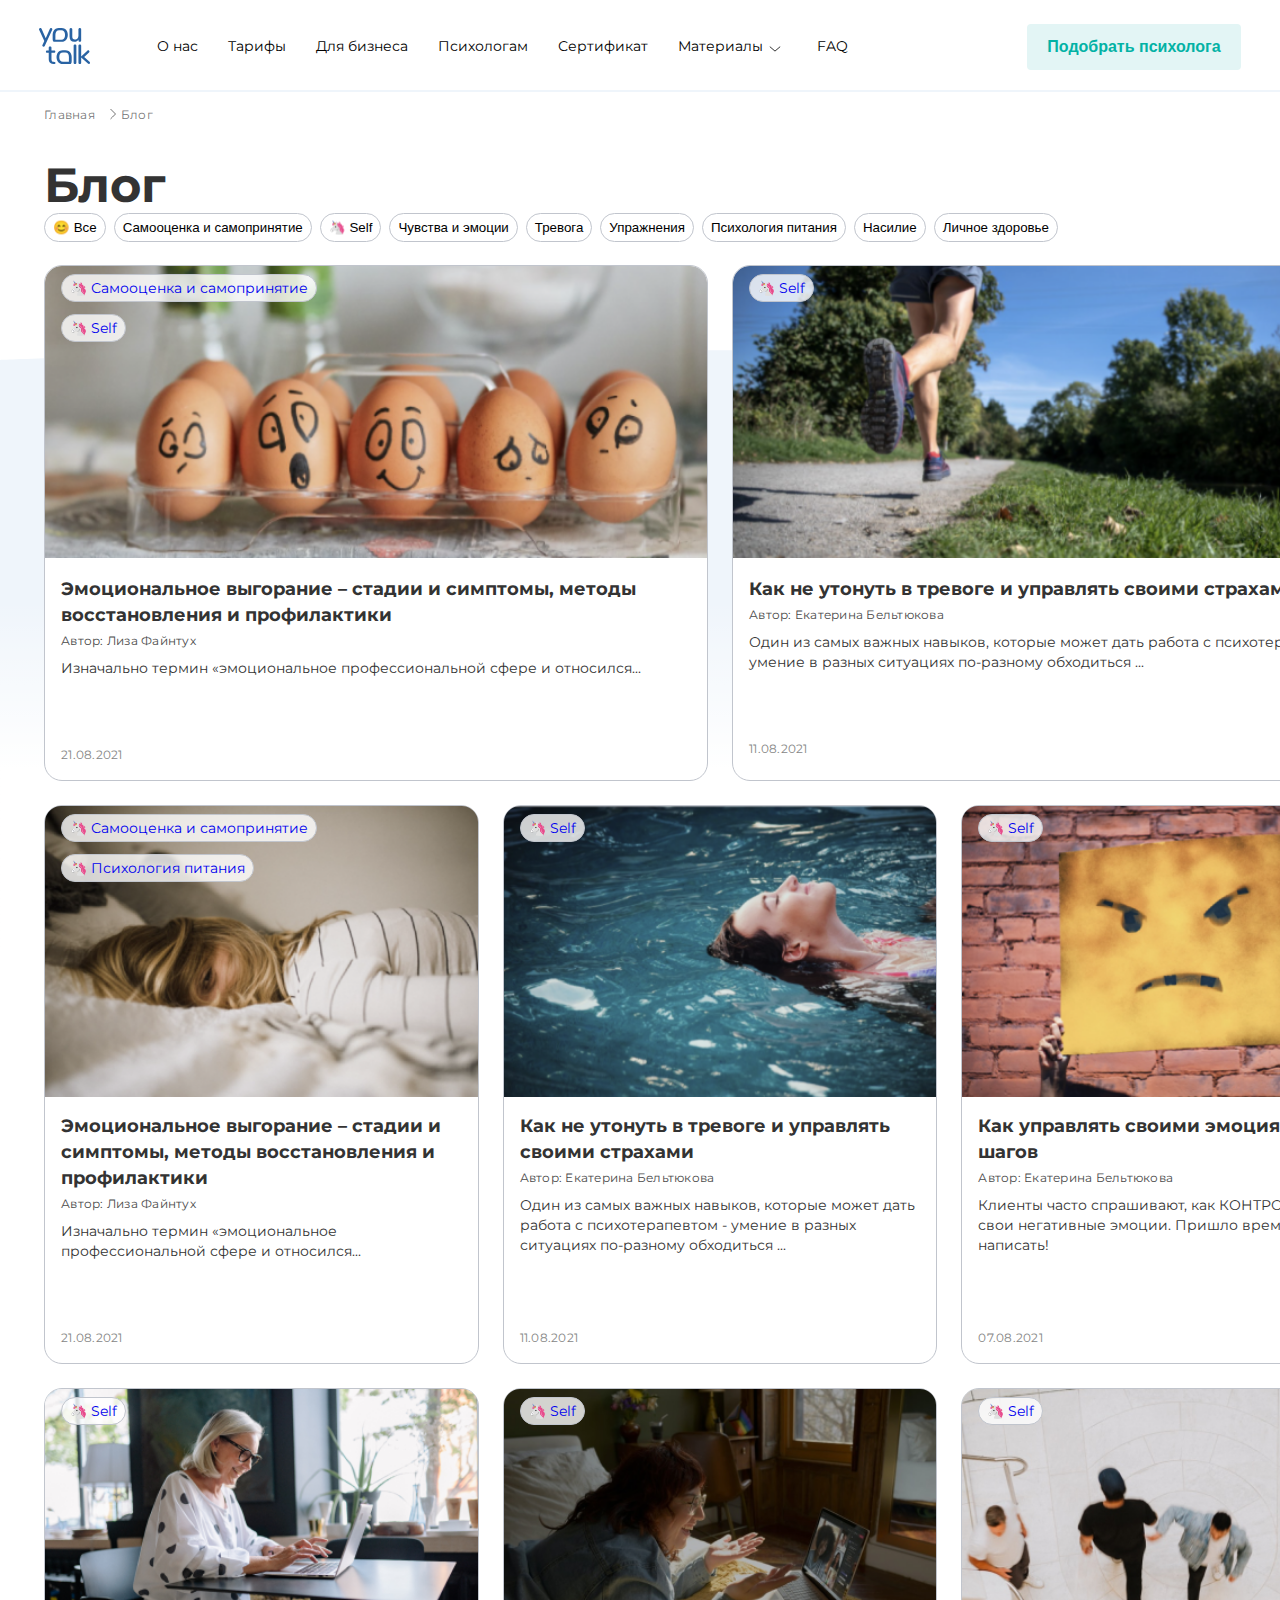
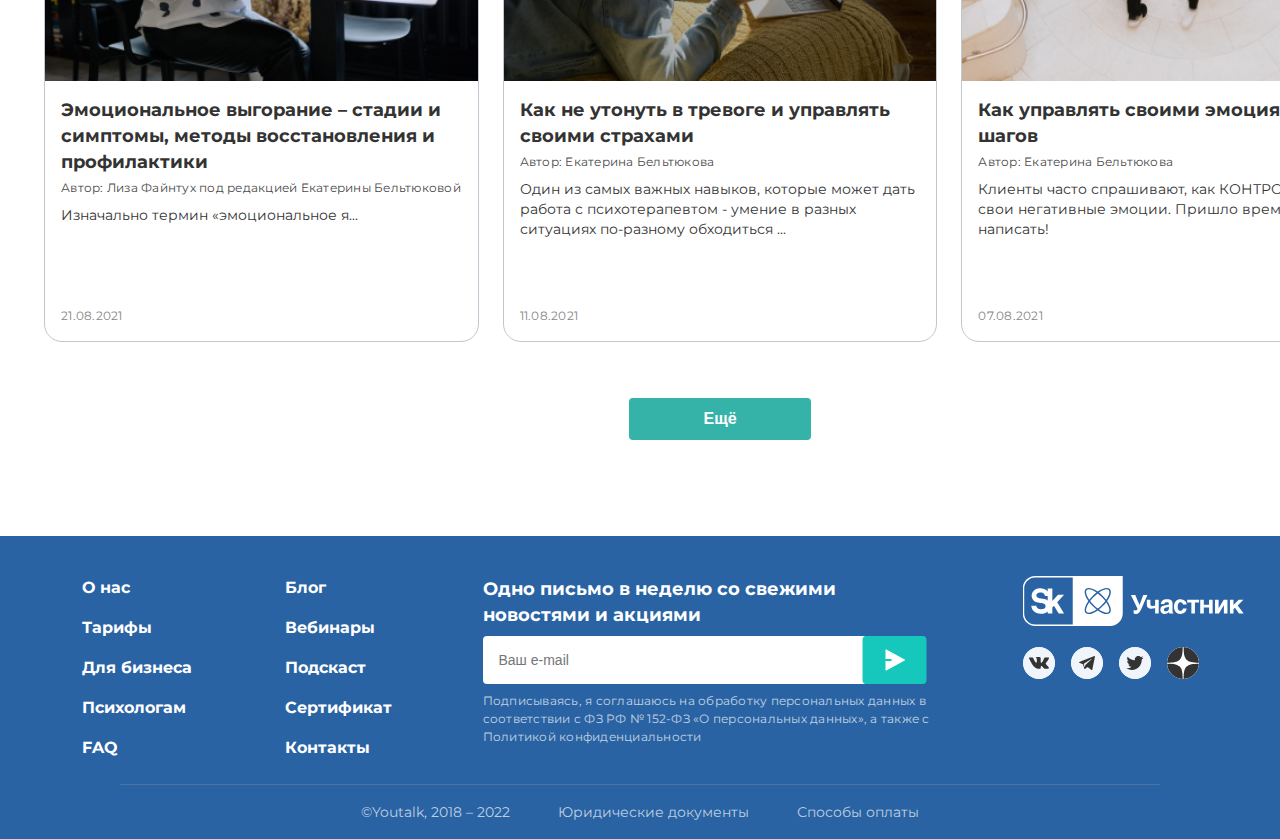
<file: index.html>
<!DOCTYPE html>
<html lang="ru">

<head>
  <meta charset="UTF-8" />
  <meta name="viewport" content="width=device-width, initial-scale=1.0" />
  <title>YouTalk - Блог</title>
  <link rel="stylesheet" href="./css/font.css" />
  <link rel="stylesheet" href="./css/reset.css" />
  <link rel="stylesheet" href="./css/style-blog.css" />
</head>

<body>
  <div class="container">
    <header class="header">
      <a href="#" class="header__logo"><img src="./icon/logo.svg" alt="Логотип" /></a>
      <img class="header__burger-menu" src="./icon/burger.svg" alt="Меню">
      <nav class="header__nav">
        <ul class="header__list">
          <li class="header__item">
            <a href="#" class="link header__link">О нас</a>
          </li>
          <li class="header__item">
            <a href="#" class="link header__link">Тарифы</a>
          </li>
          <li class="header__item">
            <a href="#" class="link header__link">Для бизнеса</a>
          </li>
          <li class="header__item">
            <a href="#" class="link header__link">Психологам</a>
          </li>
          <li class="header__item">
            <a href="#" class="link header__link">Сертификат</a>
          </li>
          <li class="flex header__item">
            <a href="#" class="link header__link">Материалы</a> <button class="header__btn-expand-text"><img
                src="./icon/expand text.svg" alt="Развенуть текст"></button>
          </li>
          <li class="header__item">
            <a href="#" class="link header__link">FAQ</a>
          </li>
        </ul>
      </nav>
      <button type="button" class="btn header__btn">
        Подобрать психолога
      </button>
    </header>
    <main class="main">
      <ul class="breadcrumb">
        <li class="breadcrumb__item">
          <a href="#" class="link breadcrumb__link">Главная</a>
        </li>
        <li class="breadcrumb__item">Блог</li>
      </ul>
      <div class="hero">
        <h1 class="hero__h1">Блог</h1>
        <div class="hero__btn">
          <button class="hero__btn-item" type="button">&#128522; Все</button>
          <button class="hero__btn-item" type="button">Самооценка и самопринятие</button>
          <button class="hero__btn-item" type="button">&#129412; Self</button>
          <button class="hero__btn-item" type="button">Чувства и эмоции</button>
          <button class="hero__btn-item" type="button">Тревога</button>
          <button class="hero__btn-item" type="button">Упражнения</button>
          <button class="hero__btn-item" type="button">Психология питания</button>
          <button class="hero__btn-item" type="button">Насилие</button>
          <button class="hero__btn-item" type="button">Личное здоровье</button>
        </div>

        <article class="hero__all-posts">

          <section class="hero__main-posts">
            <div class="hero__pointer hero__main-post-first">
              <a href="#" class="hero__link">
                <img class="hero__img" src="./img/hero-main-first.png" alt="Увлекательный пост о психологии">
                <div class="hero__text">
                  <h2 class="h2 hero__h2">Эмоциональное выгорание – стадии и симптомы, методы восстановления и
                    профилактики</h2>
                  <p class="hero__author">Автор: Лиза Файнтух</p>
                  <p class="hero__about-post hero__about-post_grow-zero">Изначально термин «эмоциональное
                    профессиональной сфере и относился...</p>
                  <p class="hero__date">
                    21.08.2021
                  </p>
                  <p class="hero__link-first-item">
                    &#129412; Самооценка и самопринятие
                  </p>
                  <p class="hero__link-second-item">
                    &#129412; Self
                  </p>
                </div>
              </a>
            </div>
            <div class="hero__pointer hero__main-post-second">
              <a href="#" class="hero__link">
                <img class="hero__img" src="./img/hero-mian-second.png" alt="Увлекательный пост о психологии">
                <div class="hero__text">
                  <h2 class="h2 hero__h2">Как не утонуть в тревоге и управлять своими страхами</h2>
                  <p class="hero__author">Автор: Екатерина Бельтюкова</p>
                  <p class="hero__about-post hero__about-post_grow-zero">Один из самых важных навыков, которые может
                    дать работа с психотерапевтом - умение в разных ситуациях по-разному обходиться ...</p>
                  <p class="hero__date">
                    11.08.2021
                  </p>
                  <p class="hero__link-first-item">
                    &#129412; Self
                  </p>
                </div>
              </a>
            </div>
          </section>

          <section class="hero__posts">
            <a href="#" class="hero__pointer hero__post-item">
              <img src="./img/hero-1.png" alt="Увлекательный пост о психологии" class="hero__img">
              <div class="hero__text">
                <h2 class="h2 hero__h2">Эмоциональное выгорание – стадии и симптомы, методы восстановления и
                  профилактики</h2>
                <p class="hero__author">Автор: Лиза Файнтух</p>
                <p class="hero__about-post">Изначально термин «эмоциональное профессиональной сфере и относился...</p>
                <p class="hero__date">21.08.2021</p>
                <p class="hero__link-first-item">
                  &#129412; Самооценка и самопринятие
                </p>
                <p class="hero__link-second-item">
                  &#129412; Психология питания
                </p>

              </div>
            </a>
            <a href="article.html" class="hero__pointer hero__post-item">
              <img src="./img/hero-2.png" alt="Увлекательный пост о психологии" class="hero__img">
              <div class="hero__text">
                <h2 class="h2 hero__h2">Как не утонуть в тревоге и управлять своими страхами</h2>
                <p class="hero__author">Автор: Екатерина Бельтюкова</p>
                <p class="hero__about-post">Один из самых важных навыков, которые может дать работа с психотерапевтом -
                  умение в разных ситуациях по-разному обходиться ...</p>
                <p class="hero__date">11.08.2021</p>
                <p class="hero__link-first-item">
                  &#129412; Self
                </p>

              </div>
            </a>
            <a href="#" class="hero__pointer hero__post-item">
              <img src="./img/hero-3.png" alt="Увлекательный пост о психологии" class="hero__img">
              <div class="hero__text">
                <h2 class="h2 hero__h2">Как управлять своими эмоциями:
                  8 шагов</h2>
                <p class="hero__author">Автор: Екатерина Бельтюкова</p>
                <p class="hero__about-post">Клиенты часто спрашивают, как КОНТРОЛИРОВАТЬ свои негативные эмоции. Пришло
                  время об этом написать!</p>
                <p class="hero__date">07.08.2021</p>
                <p class="hero__link-first-item">
                  &#129412; Self
                </p>

              </div>
            </a>
            <a href="#" class="hero__pointer hero__post-item">
              <img src="./img/hero-4.png" alt="Увлекательный пост о психологии" class="hero__img">
              <div class="hero__text">
                <h2 class="h2 hero__h2">Эмоциональное выгорание – стадии и симптомы, методы восстановления и
                  профилактики</h2>
                <p class="hero__author">Автор: Лиза Файнтух под редакцией Екатерины Бельтюковой</p>
                <p class="hero__about-post">Изначально термин «эмоциональное я...</p>
                <p class="hero__date">21.08.2021</p>
                <p class="hero__link-first-item">
                  &#129412; Self
                </p>

              </div>
            </a>
            <a href="#" class="hero__pointer hero__post-item">
              <img src="./img/hero-5.png" alt="Увлекательный пост о психологии" class="hero__img">
              <div class="hero__text">
                <h2 class="h2 hero__h2">Как не утонуть в тревоге и управлять своими страхами</h2>
                <p class="hero__author">Автор: Екатерина Бельтюкова</p>
                <p class="hero__about-post">Один из самых важных навыков, которые может дать работа с психотерапевтом -
                  умение в разных ситуациях по-разному обходиться ...</p>
                <p class="hero__date">11.08.2021</p>
                <p class="hero__link-first-item">
                  &#129412; Self
                </p>

              </div>
            </a>
            <a href="#" class="hero__pointer hero__post-item">
              <img src="./img/hero-6.png" alt="Увлекательный пост о психологии" class="hero__img">
              <div class="hero__text">
                <h2 class="h2 hero__h2">Как управлять своими эмоциями:
                  8 шагов</h2>
                <p class="hero__author">Автор: Екатерина Бельтюкова</p>
                <p class="hero__about-post">Клиенты часто спрашивают, как КОНТРОЛИРОВАТЬ свои негативные эмоции. Пришло
                  время об этом написать!</p>
                <p class="hero__date">07.08.2021</p>
                <p class="hero__link-first-item">
                  &#129412; Self
                </p>

              </div>
            </a>
          </section>
          <button type="button" class="btn hero__btn-more">Ещё</button>
        </article>
      </div>
    </main>

  </div>
  <div class="hero__bg-post">
    <img src="./icon/bg-post-item.svg" alt="Фоновая каритнка">
  </div>
  <footer class="footer">
    <div class="footer__container">
      <div class="footer__nav">
        <ul class="footer__list ">
          <li class="footer__item"><a href="#" class="footer__link">О нас</a></li>
          <li class="footer__item"><a href="#" class="footer__link">Тарифы</a></li>
          <li class="footer__item"><a href="#" class="footer__link">Для бизнеса</a></li>
          <li class="footer__item"><a href="#" class="footer__link">Психологам</a></li>
          <li class="footer__item"><a href="#" class="footer__link">FAQ</a></li>
        </ul>
        <ul class="footer__list ">
          <li class="footer__item"><a href="#" class="footer__link">Блог</a></li>
          <li class="footer__item"><a href="#" class="footer__link">Вебинары</a></li>
          <li class="footer__item"><a href="#" class="footer__link">Подскаст</a></li>
          <li class="footer__item"><a href="#" class="footer__link">Сертификат</a></li>
          <li class="footer__item"><a href="#" class="footer__link">Контакты</a></li>
        </ul>
      </div>

      <div class="footer__emailitem-2">
        <h2 class="h2 footer__h2">Одно письмо в неделю со свежими <br> новостями и акциями</h2>
        <div class="footer__send-email"><input type="text" class="footer__input-email" placeholder="Ваш e-mail"><button
            class=" pointer footer__btn-send" type="button">
            <img src="./icon/send-email.svg" alt="Кнопка">
          </button></div>
        <p class="footer__personal-data">Подписываясь, я соглашаюсь на обработку персональных данных в <br> соответствии
          с ФЗ РФ № 152-ФЗ «О персональных данных», а также с <br> Политикой конфиденциальности</p>
      </div>
      <div class="footer__social">
        <a href="#" class="skolkovo"><img src="./icon/skolkovo.svg" alt="Участник Сколково" class="skolkovo"></a>
        <a href="#" class="vkontakte"><img src="./icon/vk.svg" alt="ВК" class="footer__social-item "></a>
        <a href="#" class="telegram"><img src="./icon/telegram.svg" alt="Телеграм" class="footer__social-item"></a>
        <a href="#" class="twitter"><img src="./icon/twitter.svg" alt="Твиттер" class="footer__social-item"></a>
        <a href="#" class="yandex"><img src="./icon/yandex.svg" alt="Яндекс Дзен" class="footer__social-item "></a>
      </div>
    </div>
    <div class="footer__other">
      <p class="footer__copirate">©Youtalk, 2018 – 2022</p>
      <p class="pointer footer__documents">Юридические документы</p>
      <p class="pointer footer__pay">Способы оплаты</p>
    </div>
  </footer>
</body>

</html>
</file>
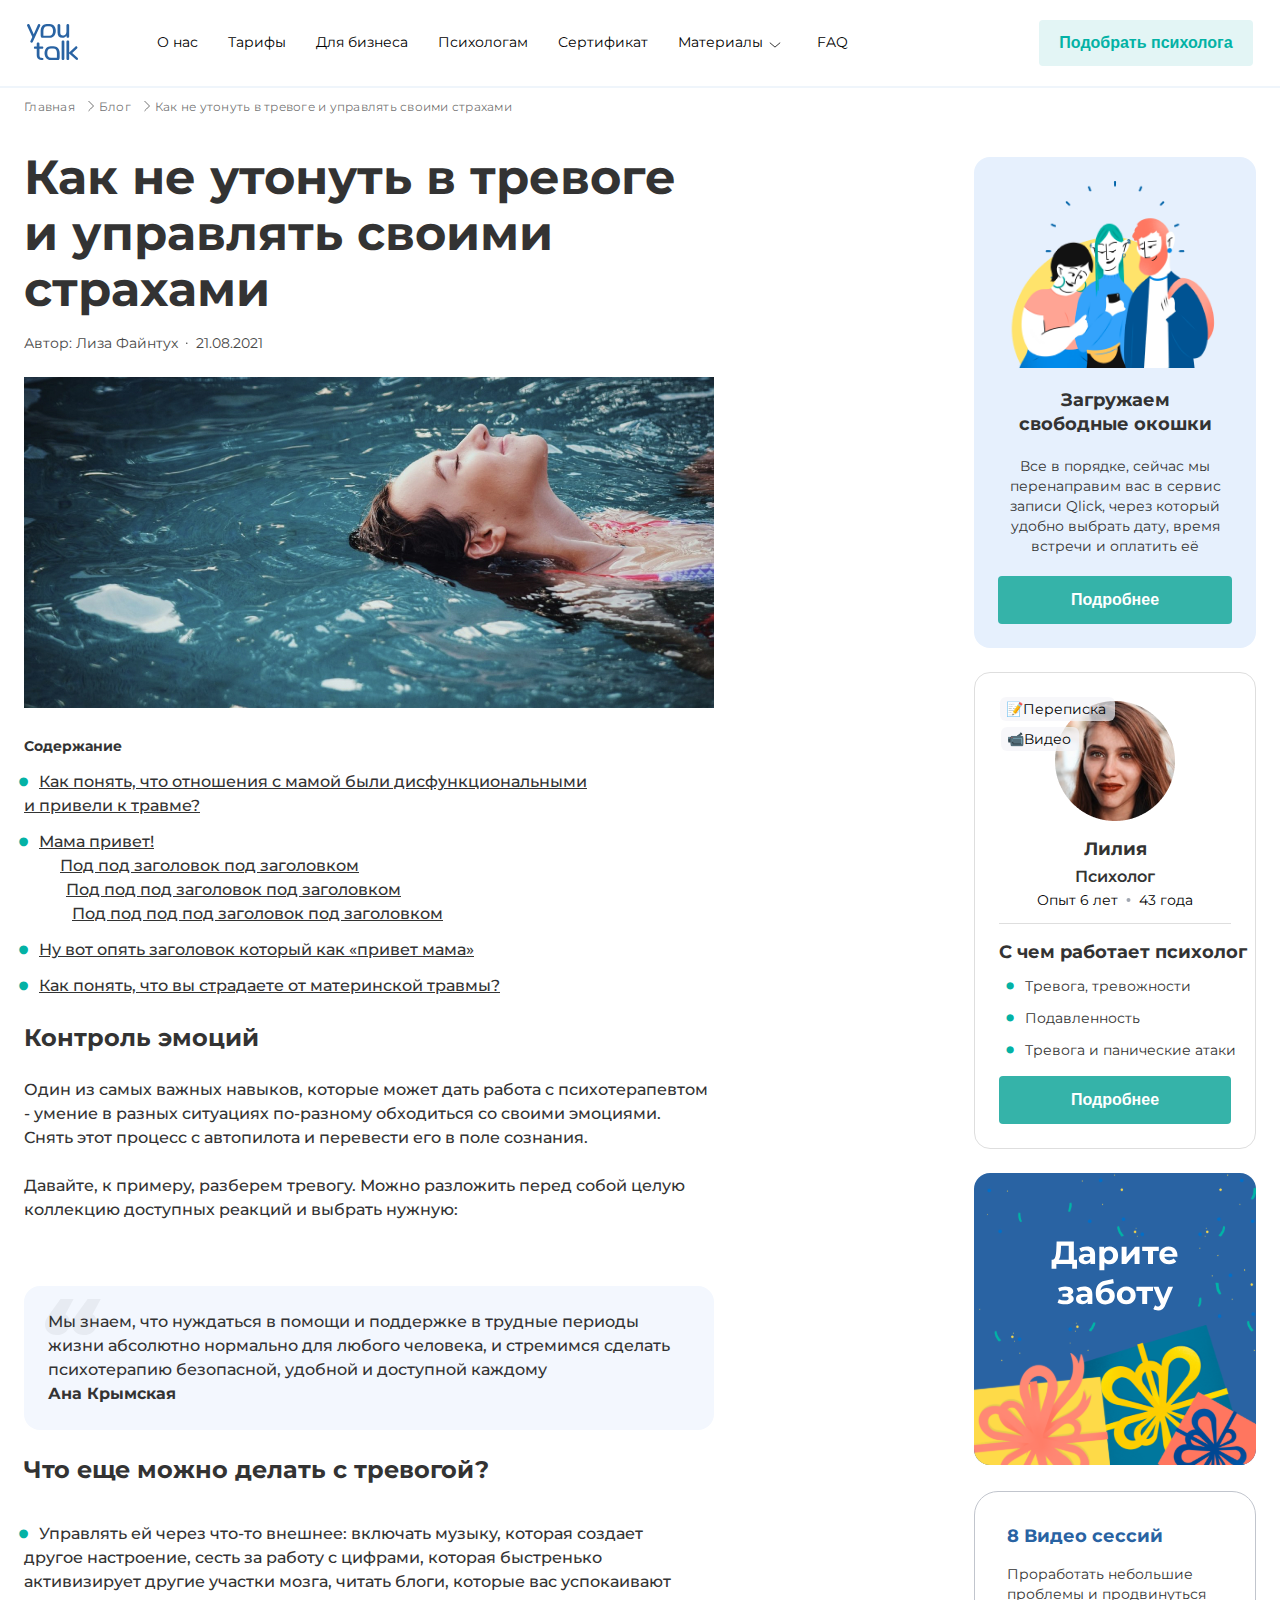
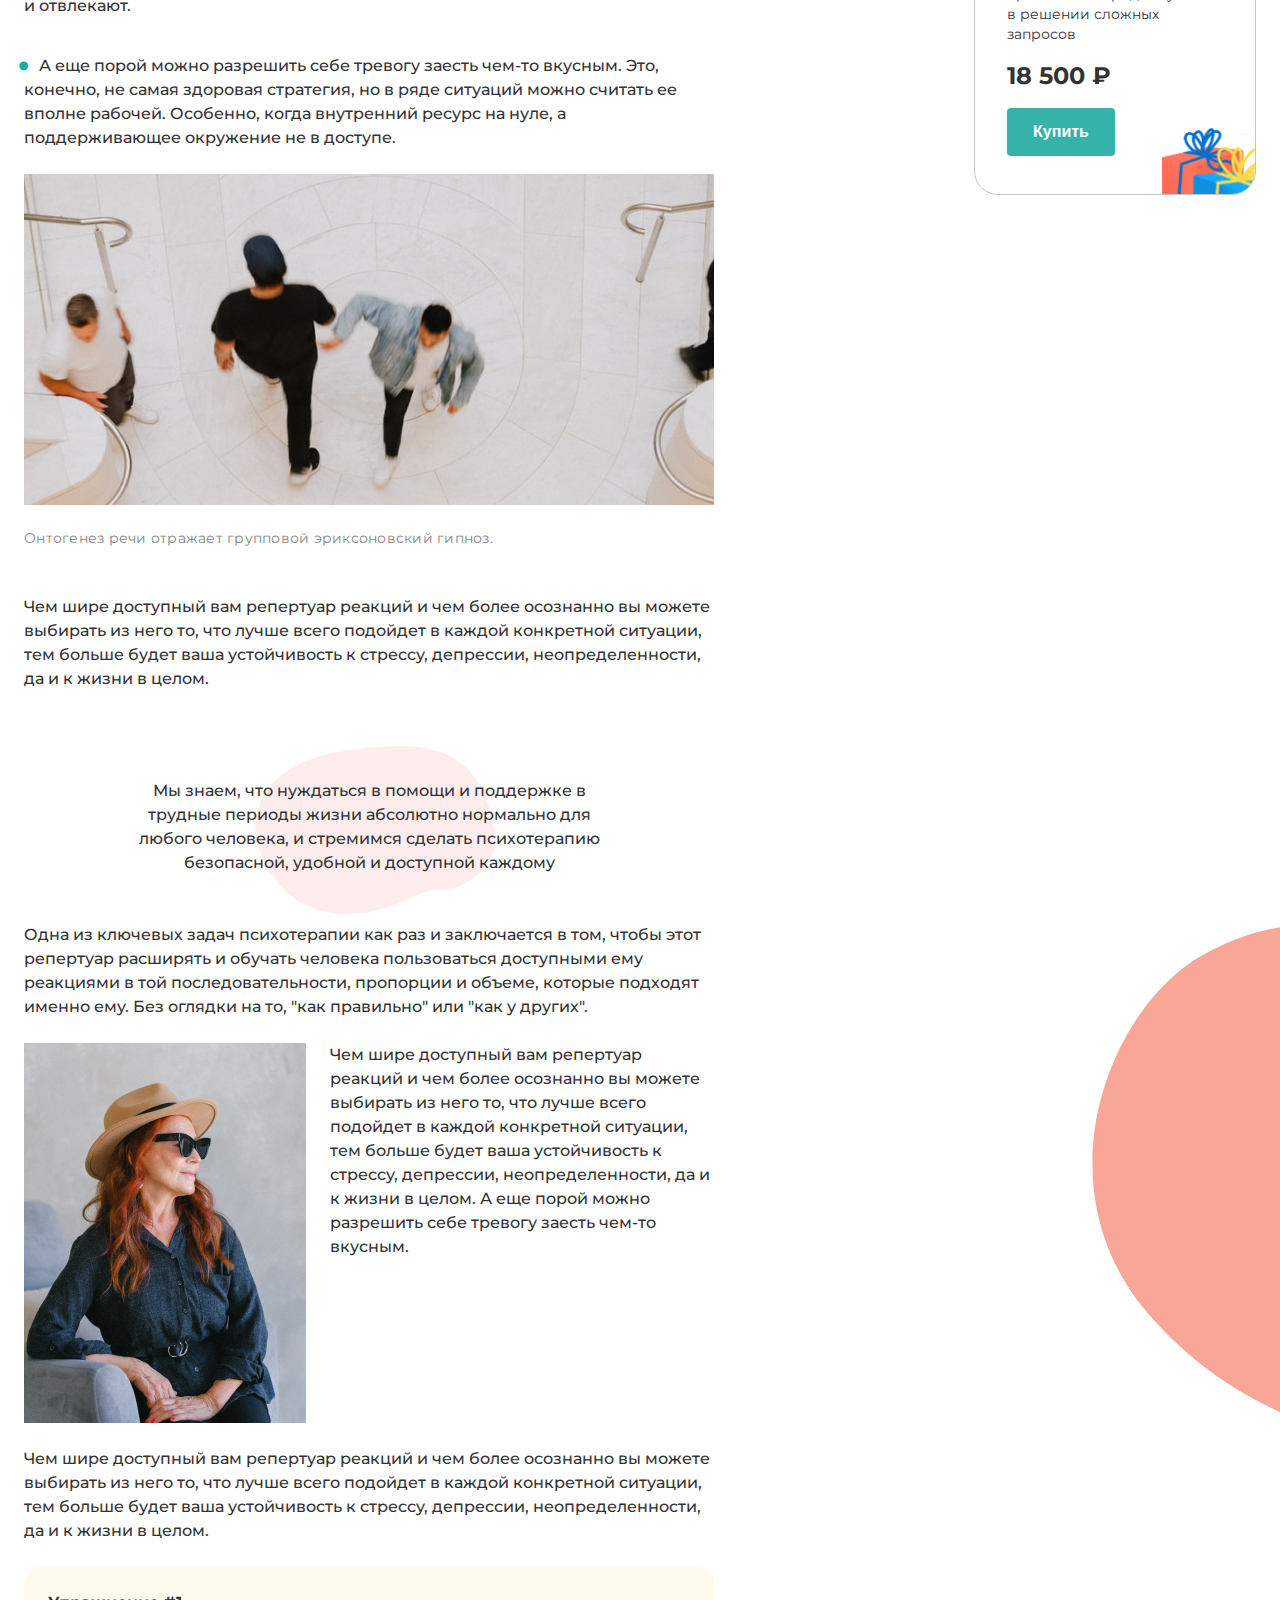
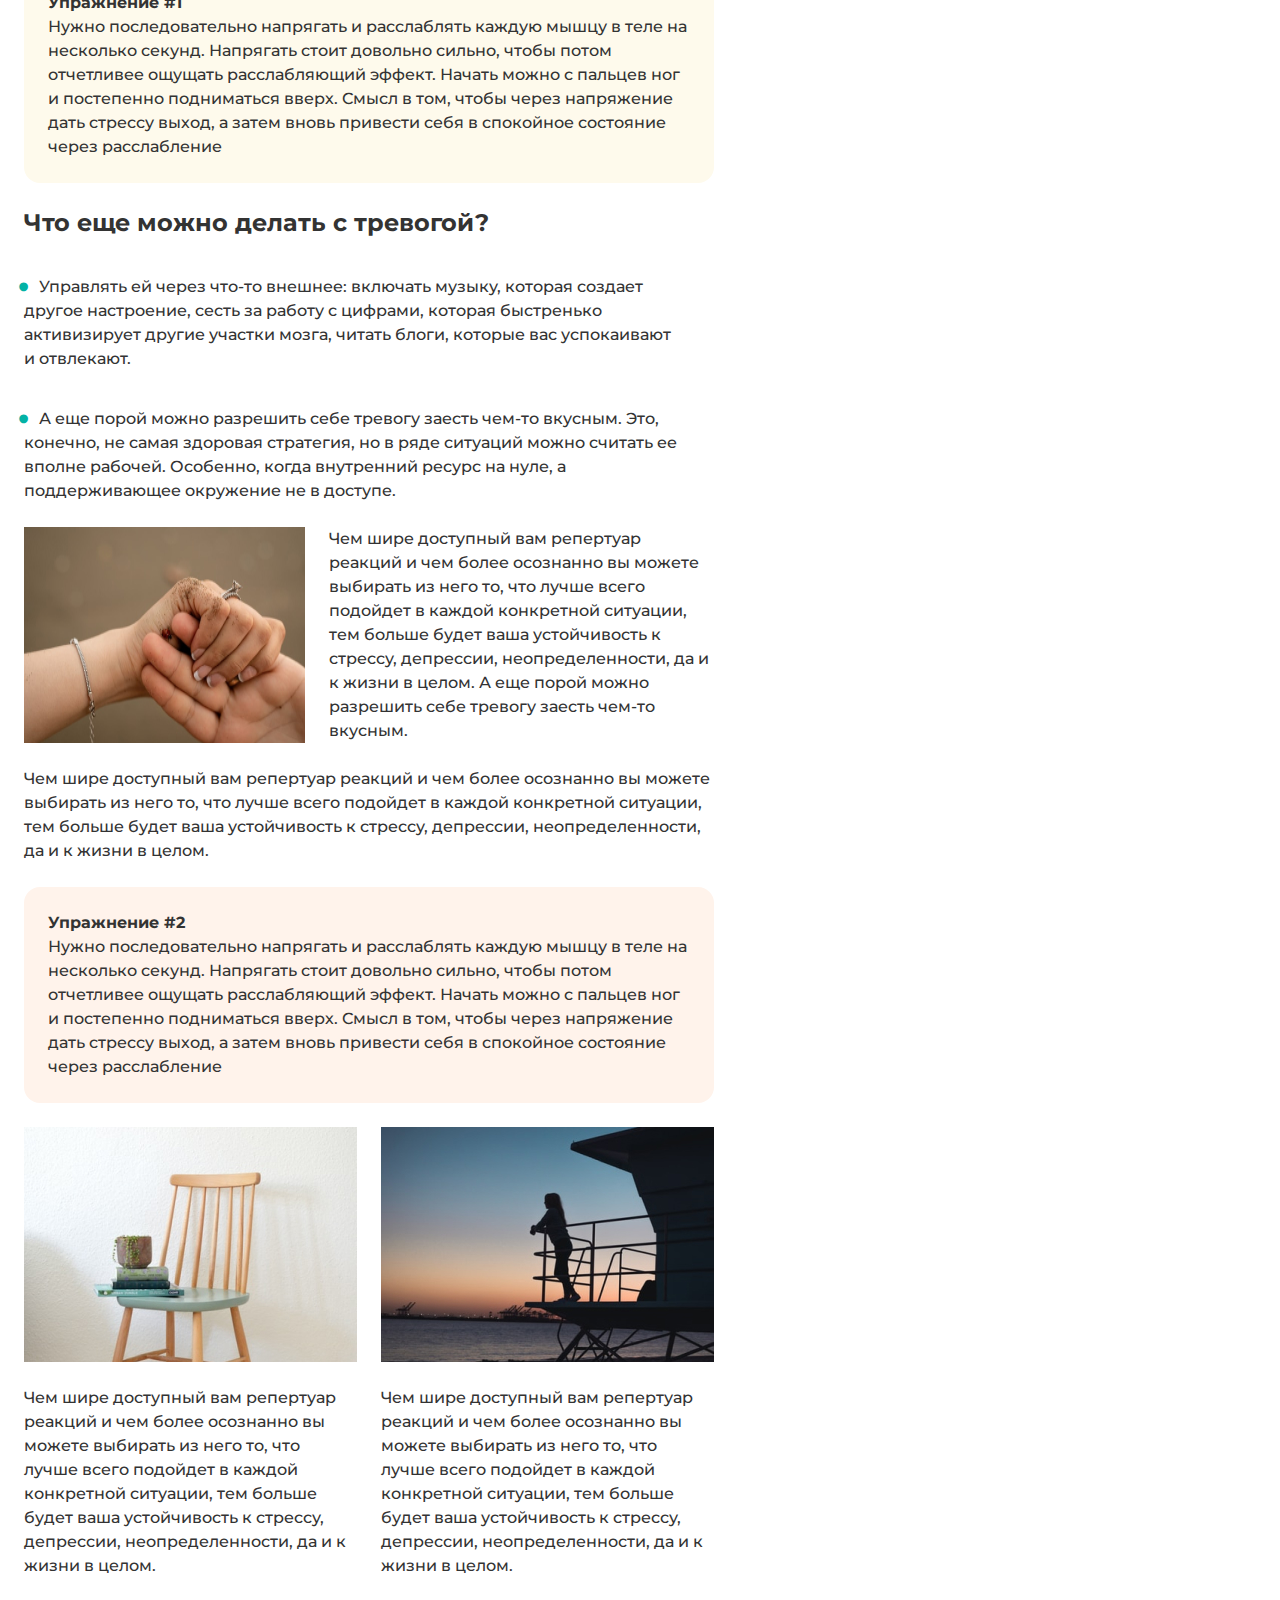
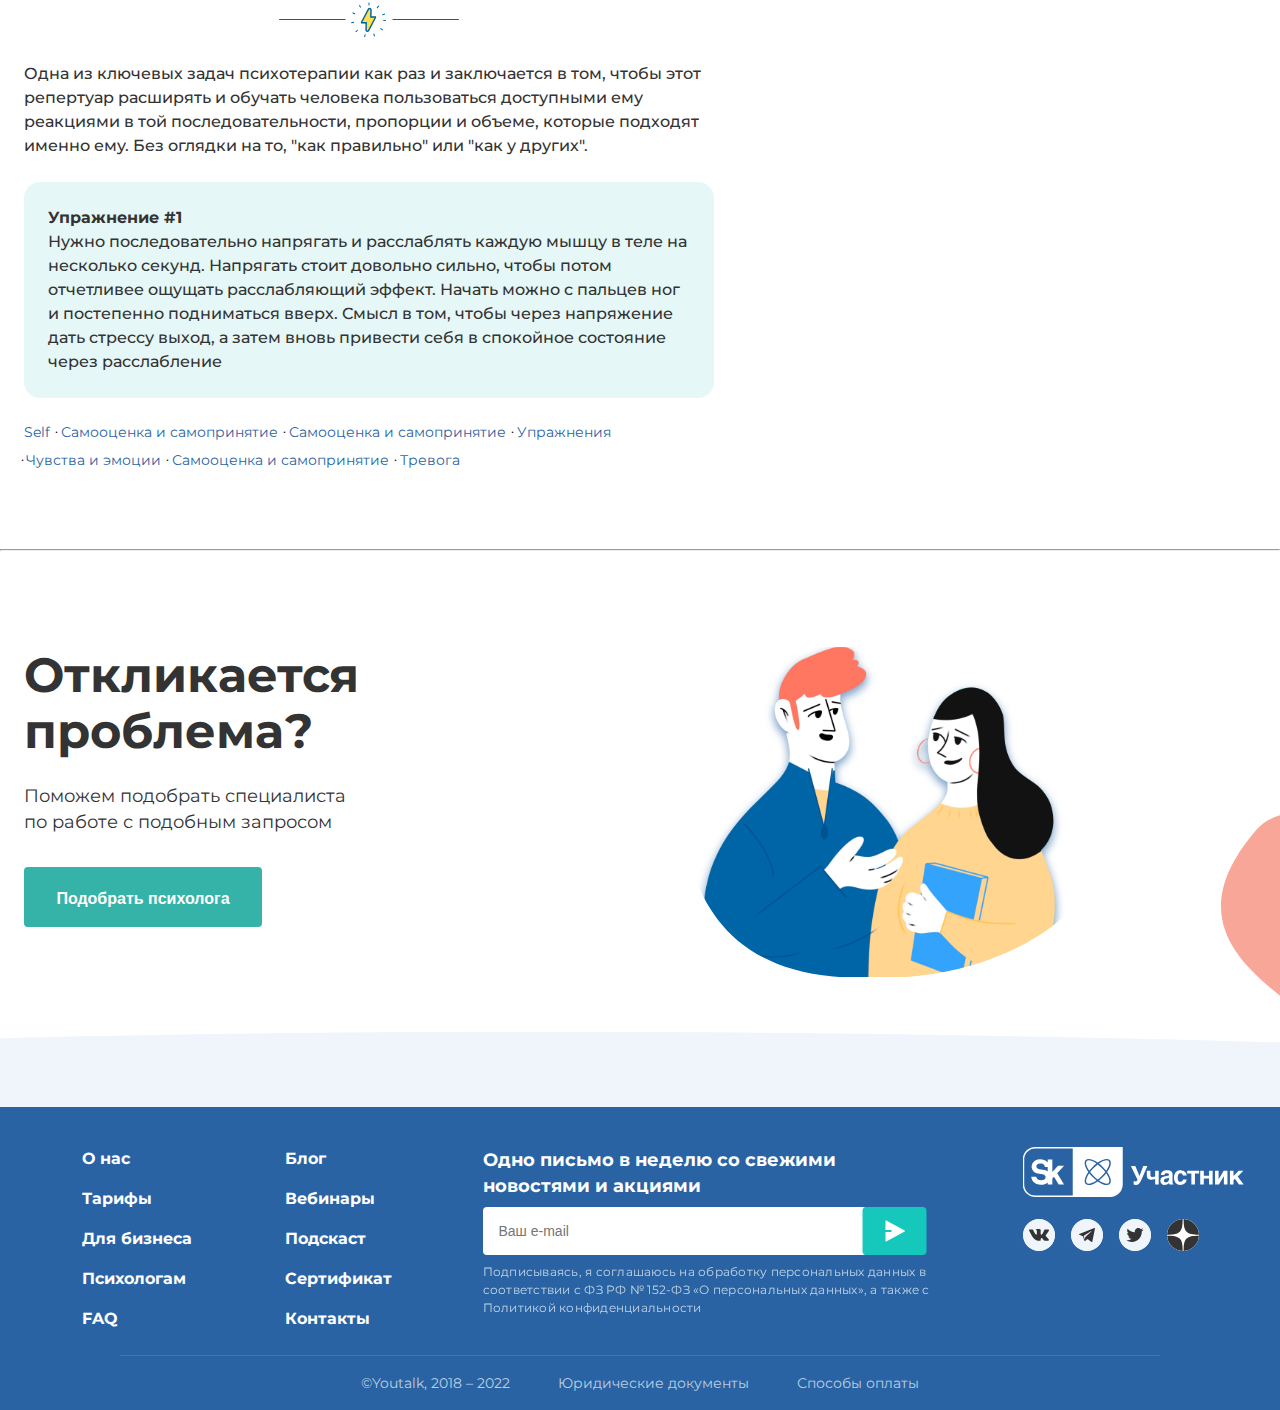
<file: article.html>
<!DOCTYPE html>
<html lang="ru">

<head>
  <meta charset="UTF-8" />
  <meta name="viewport" content="width=device-width, initial-scale=1.0" />
  <title>YouTalk - Статья</title>
  <link rel="stylesheet" href="./css/font.css" />
  <link rel="stylesheet" href="./css/reset.css" />
  <link rel="stylesheet" href="./css/style-article.css" />
</head>

<body>
  <div class="container">
    <header class="header">
      <a href="index.html" class="header__logo">
        <img src="./icon/logo.svg" alt="Логотип" />
      </a>
      <img class="header__burger-menu" src="./icon/burger.svg" alt="Меню">
      <nav class="header__nav">
        <ul class="header__list">
          <li class="header__item">
            <a href="#" class="link header__link">О нас</a>
          </li>
          <li class="header__item">
            <a href="#" class="link header__link">Тарифы</a>
          </li>
          <li class="header__item">
            <a href="#" class="link header__link">Для бизнеса</a>
          </li>
          <li class="header__item">
            <a href="#" class="link header__link">Психологам</a>
          </li>
          <li class="header__item">
            <a href="#" class="link header__link">Сертификат</a>
          </li>
          <li class="flex header__item">
            <a href="#" class="link header__link">Материалы</a> <button class="header__btn-expand-text"><img
                src="./icon/expand text.svg" alt="Развенуть текст"></button>
          </li>
          <li class="header__item">
            <a href="#" class="link header__link">FAQ</a>
          </li>
        </ul>
      </nav>
      <button type="button" class="btn header__btn">
        Подобрать психолога
      </button>
    </header>
    <main class="main">
      <div class="main__container">
        <div class="hero">
          <ul class="hero__breadcrumb">
            <li class="hero__breadcrumb-item">
              <a href="index.html" class="link hero__breadcrumb-link">Главная</a>
            </li>
            <li class="hero__breadcrumb-item">Блог</li>
            <li class="hero__breadcrumb-item">Как не утонуть в тревоге и управлять своими страхами</li>
          </ul>
          <h1 class="hero__h1">Как не утонуть в тревоге <br> и управлять своими <br> страхами</h1>
          <div class="hero__author-date">
            <p class="hero__author">Автор: Лиза Файнтух</p>
            <img src="./icon/dot.svg" alt=".">
            <p class="hero__date">
              21.08.2021
            </p>
          </div>
          <img class="hero__img hero__img-main" src="./img/hero-1-article.jpg" alt="Увлекательная картинка">
          <div class="hero__about-article">
            <ul class="hero__list">
              <h4 class="hero__h4">Содержание</h4>
              <li class="hero__item"><a href="#" class="hero__link hero__link_about-article hero__dot">Как понять, что
                  отношения с мамой были
                  дисфункциональными <br> и привели к травме?</a></li>
              <li class="hero__item"><a href="#" class="hero__link hero__link_about-article hero__dot">Мама привет!</a>
              </li>
              <ul class="hero__item-subheading">
                <li class="hero__item"><a href="#" class="hero__link hero__link_about-article">Под под заголовок под
                    заголовком</a></li>
                <li class="hero__item"><a href="#" class="hero__link hero__link_about-article">Под под под заголовок под
                    заголовком</a></li>
                <li class="hero__item"><a href="#" class="hero__link hero__link_about-article">Под под под под заголовок
                    под заголовком</a></li>
              </ul>
              <li class="hero__item"><a href="#" class="hero__link hero__link_about-article hero__dot">Ну вот опять
                  заголовок который как «привет
                  мама»</a></li>
              <li class="hero__item"><a href="#" class="hero__link hero__link_about-article hero__dot">Как понять, что
                  вы страдаете от
                  материнской травмы?</a></li>
            </ul>
          </div>
          <section class="hero__section">
            <h3 class="hero__h2">Контроль эмоций</h3>
            <p class="hero__text">Один из самых важных навыков, которые может дать работа с психотерапевтом <br> -
              умение в разных ситуациях по-разному обходиться со своими эмоциями. <br> Снять этот процесс с автопилота и
              перевести его в поле сознания.</p>
            <p class="hero__text">Давайте, к примеру, разберем тревогу. Можно разложить перед собой целую <br> коллекцию
              доступных реакций и выбрать нужную:</p>
            <div class="hero__author-quote hero__author-quote_background">
              <img src="./icon/quote.svg" alt="Кавычки" class="hero__quotes">
              <p class="hero__text">Мы знаем, что нуждаться в помощи и поддержке в трудные периоды жизни абсолютно
                нормально для любого человека, и стремимся сделать психотерапию безопасной, удобной и доступной каждому
              </p>
              <p class="hero__text hero__text_bold">Ана Крымская</p>
            </div>
          </section>
          <section class="hero__section">
            <h3 class="hero__h2">Что еще можно делать с тревогой?</h3>
            <p class="hero__text hero__dot">Управлять ей через что-то внешнее: включать музыку, которая создает <br>
              другое настроение, сесть за работу с цифрами, которая быстренько <br> активизирует другие участки мозга,
              читать блоги, которые вас успокаивают <br> и отвлекают.</p>
            <p class="hero__text hero__dot">А еще порой можно разрешить себе тревогу заесть чем-то вкусным. Это, <br>
              конечно, не самая здоровая стратегия, но в ряде ситуаций можно считать ее <br> вполне рабочей. Особенно,
              когда внутренний ресурс на нуле, а <br> поддерживающее окружение не в доступе.</p>
            <img class="hero__img" src="./img/hero-2-article.jpg"
              alt="Онтогенез речи отражает групповой эриксоновский гипноз.">
            <p class="hero__sub-text">Онтогенез речи отражает групповой эриксоновский гипноз. </p>
            <p class="hero__text">Чем шире доступный вам репертуар реакций и чем более осознанно вы можете <br> выбирать
              из него то, что лучше всего подойдет в каждой конкретной ситуации, <br> тем больше будет ваша устойчивость
              к стрессу, депрессии, неопределенности, <br> да и к жизни в целом.</p>
            <div class="hero__author-quote">
              <img src="./icon/decoration-quote.svg" alt="Декорация" class="hero__quotes hero__quotes-decoration">
              <p class="hero__text hero__text_center">Мы знаем, что нуждаться в помощи и поддержке в <br>трудные периоды
                жизни абсолютно нормально для <br>любого человека, и стремимся сделать психотерапию <br>безопасной,
                удобной и доступной каждому</p>
            </div>
            <p class="hero__text">Одна из ключевых задач психотерапии как раз и заключается в том, чтобы этот репертуар
              расширять и обучать человека пользоваться доступными ему реакциями в той последовательности, пропорции и
              объеме, которые подходят именно ему. Без оглядки на то, "как правильно" или "как у других".</p>
            <div class="hero__blog">
              <img src="./img/hero-blog.jpg" alt="Прекрасное фото" class="hero__blog-img">
              <p class="hero__text">Чем шире доступный вам репертуар реакций и чем более осознанно вы можете выбирать из
                него то, что лучше всего подойдет в каждой конкретной ситуации, тем больше будет ваша устойчивость к
                стрессу, депрессии, неопределенности, да и к жизни в целом.
                А еще порой можно разрешить себе тревогу заесть чем-то вкусным. </p>
            </div>
            <p class="hero__text">Чем шире доступный вам репертуар реакций и чем более осознанно вы можете выбирать из
              него то, что лучше всего подойдет в каждой конкретной ситуации, тем больше будет ваша устойчивость к
              стрессу, депрессии, неопределенности, да и к жизни в целом.</p>
            <div class="hero__exercise">
              <p class="hero__text hero__text_bold">Упражнение #1</p>
              <p class="hero__text">Нужно последовательно напрягать и расслаблять каждую мышцу в теле на несколько
                секунд. Напрягать стоит довольно сильно, чтобы потом отчетливее ощущать расслабляющий эффект. Начать
                можно с пальцев ног и постепенно подниматься вверх. Смысл в том, чтобы через напряжение дать стрессу
                выход, а затем вновь привести себя в спокойное состояние через расслабление</p>
            </div>
          </section>
          <section class="hero__section">
            <h3 class="hero__h2">Что еще можно делать с тревогой?</h3>
            <p class="hero__text hero__dot">Управлять ей через что-то внешнее: включать музыку, которая создает <br>
              другое настроение, сесть за работу с цифрами, которая быстренько <br> активизирует другие участки мозга,
              читать блоги, которые вас успокаивают <br> и отвлекают.</p>
            <p class="hero__text hero__dot">А еще порой можно разрешить себе тревогу заесть чем-то вкусным. Это, <br>
              конечно, не самая здоровая стратегия, но в ряде ситуаций можно считать ее <br> вполне рабочей. Особенно,
              когда внутренний ресурс на нуле, а <br> поддерживающее окружение не в доступе.</p>

            <div class="hero__blog">
              <img src="./img/hero-blog2.jpg" alt="Прекрасное фото" class="hero__blog-img">
              <p class="hero__text">Чем шире доступный вам репертуар реакций и чем более осознанно вы можете выбирать из
                него то, что лучше всего подойдет в каждой конкретной ситуации, тем больше будет ваша устойчивость к
                стрессу, депрессии, неопределенности, да и к жизни в целом.
                А еще порой можно разрешить себе тревогу заесть чем-то вкусным. </p>
            </div>
            <p class="hero__text">Чем шире доступный вам репертуар реакций и чем более осознанно вы можете выбирать из
              него то, что лучше всего подойдет в каждой конкретной ситуации, тем больше будет ваша устойчивость к
              стрессу, депрессии, неопределенности, да и к жизни в целом.</p>
            <div class="hero__exercise hero__exercise_background-orange-white">
              <p class="hero__text hero__text_bold">Упражнение #2</p>
              <p class="hero__text">Нужно последовательно напрягать и расслаблять каждую мышцу в теле на несколько
                секунд. Напрягать стоит довольно сильно, чтобы потом отчетливее ощущать расслабляющий эффект. Начать
                можно с пальцев ног и постепенно подниматься вверх. Смысл в том, чтобы через напряжение дать стрессу
                выход, а затем вновь привести себя в спокойное состояние через расслабление</p>
            </div>
            <div class="hero__blog">
              <div class="hero__blog hero__blog_column">
                <img src="./img/hero-blog-3.jpg" alt="Фото со смыслом" class="hero__img hero__img_w-333">
                <p class="hero__text hero__text_margin">Чем шире доступный вам репертуар реакций и чем более осознанно
                  вы можете выбирать из него то, что лучше всего подойдет в каждой конкретной ситуации, тем больше будет
                  ваша устойчивость к стрессу, депрессии, неопределенности, да и к жизни в целом.</p>
              </div>
              <div class="hero__blog hero__blog_column">
                <img src="./img/hero-blog-4.jpg" alt="Фото со смыслом" class="hero__img hero__img_w-333">
                <p class="hero__text hero__text_margin">Чем шире доступный вам репертуар реакций и чем более осознанно
                  вы можете выбирать из него то, что лучше всего подойдет в каждой конкретной ситуации, тем больше будет
                  ваша устойчивость к стрессу, депрессии, неопределенности, да и к жизни в целом.</p>
              </div>
            </div>
            <img src="./img/Group.svg" alt="Завершение абзаца" class="hero__paragraph-break">
          </section>
          <section class="hero__section">
            <p class="hero__text">Одна из ключевых задач психотерапии как раз и заключается в том, чтобы этот репертуар
              расширять и обучать человека пользоваться доступными ему реакциями в той последовательности, пропорции и
              объеме, которые подходят именно ему. Без оглядки на то, "как правильно" или "как у других".</p>
            <div class="hero__exercise hero__exercise_background-mint-green">
              <p class="hero__text hero__text_bold">Упражнение #1</p>
              <p class="hero__text">Нужно последовательно напрягать и расслаблять каждую мышцу в теле на несколько
                секунд. Напрягать стоит довольно сильно, чтобы потом отчетливее ощущать расслабляющий эффект. Начать
                можно с пальцев ног и постепенно подниматься вверх. Смысл в том, чтобы через напряжение дать стрессу
                выход, а затем вновь привести себя в спокойное состояние через расслабление</p>
            </div>
          </section>
          <ul class="hero__list hero__list_flex hero__list_margin">
            <li class="hero__item"><a class="hero__link" href="#">Self</a></li>
            <li class="hero__item"><a class="hero__link" href="#">Самооценка и самопринятие</a></li>
            <li class="hero__item"><a class="hero__link" href="#">Самооценка и самопринятие</a></li>
            <li class="hero__item"><a class="hero__link" href="#">Упражнения</a></li>
            <li class="hero__item"><a class="hero__link" href="#">Чувства и эмоции</a></li>
            <li class="hero__item"><a class="hero__link" href="#">Самооценка и самопринятие</a></li>
            <li class="hero__item"><a class="hero__link" href="#">Тревога</a></li>
          </ul>
        </div>
        <aside class="main__aside">
          <div class="main__card_width main__card">
            <img src="./img/main-card.png" alt="Увлекательная картинка" class="main__card-img">
            <h3 class="main__h3">Загружаем <br>свободные окошки</h3>
            <p class="main__text">Все в порядке, сейчас мы перенаправим вас в сервис записи Qlick, через который удобно
              выбрать дату, время встречи и оплатить её</p>
            <button class="btn main__btn">Подробнее</button>
          </div>
          <div class="main__card_width main__card-2">
            <div class="main__container-block">
              <div class="main__container-text-message-psychologist">
                <p class="main__text-message-psychologist   main__container-text-message-psychologist_first">
                  📝️️Переписка</p>
                <p class="main__text-message-psychologist main__container-text-message-psychologist_second">📹️️Видео
                </p>
              </div>
              <img src="./img/mian-card-2.png" alt="Увлекательная картинка"
                class="main__card-img main__card-img-portret">
              <h3 class="main__h3">Лилия</h3>
              <h4 class="main__h4">Психолог</h4>
              <div class="main__container-aside-card">
                <p class="main__sub-text">Опыт 6 лет</p>
                <p class="main__sub-text">43 года</p>
              </div>
            </div>
            <h3 class="main__h3 main__h3_border-top main__h3_margin-bottom main__h3_padding-top main__h3_no-wrap">С чем
              работает психолог</h3>
            <p class="main__text main__text_margin-left hero__dot">Тревога, тревожности</p>
            <p class="main__text main__text_margin-left hero__dot">Подавленность</p>
            <p class="main__text main__text_margin-left main__text_no hero__dot main__text_no-wrap">Тревога и панические
              атаки</p>
            <button class="btn main__btn main__btn_margin-top">Подробнее</button>
          </div>
          <div class="main__card_width main__card_height main__card-3">
            <img src="./img/Group2.svg" class="main__card-img main__card-img-block" alt="Дарите заботу">
          </div>
          <div class="main__card_width main__card_height main__card-4">
            <h3 class="main__h3 main__h3_color-blue">8 Видео сессий</h3>
            <p class="main__text">Проработать небольшие <br> проблемы и продвинуться <br> в решении сложных <br>
              запросов</p>
            <p class="main__price">18 500 ₽</p>
            <button class="btn main__btn main__btn_width main__btn_margin-bottom">Купить</button>
            <img src="./img/gifts1.svg" alt="Увлекательная картинка"
              class="main__card-img main__card-img_width main__card-img_position">
          </div>
          <img src="./img/Vector.svg" alt="Декорация сайта" class="main__decoration">
        </aside>
      </div>
      <hr>
      <section class="main__feedback">
        <div class="main__feedback-left">
          <h2 class="main__h2_font-size">Откликается<br>проблема?</h2>
          <p class="main__text main__text_size main__text_margin">Поможем подобрать специалиста <br> по работе с
            подобным запросом</p>
          <button class="btn main__btn main__btn_padding">Подобрать психолога</button>
        </div>
        <div class="main__feedback-right">
          <img src="./img/main-feedback.svg" alt="Разговор двух людей">
        </div>
        <img src="./img/Vector1.svg" alt="Декорация сайта" class="main__decoration main__decoration_feedback">
      </section>
    </main>
  </div>
  <footer class="footer">
    <img src="./img/Vector2.svg" alt="Декорация сайта" class="footer__decoration">
    <div class="footer__container">
      <div class="footer__nav">
        <ul class="footer__list ">
          <li class="footer__item"><a href="#" class="footer__link">О нас</a></li>
          <li class="footer__item"><a href="#" class="footer__link">Тарифы</a></li>
          <li class="footer__item"><a href="#" class="footer__link">Для бизнеса</a></li>
          <li class="footer__item"><a href="#" class="footer__link">Психологам</a></li>
          <li class="footer__item"><a href="#" class="footer__link">FAQ</a></li>
        </ul>
        <ul class="footer__list ">
          <li class="footer__item"><a href="#" class="footer__link">Блог</a></li>
          <li class="footer__item"><a href="#" class="footer__link">Вебинары</a></li>
          <li class="footer__item"><a href="#" class="footer__link">Подскаст</a></li>
          <li class="footer__item"><a href="#" class="footer__link">Сертификат</a></li>
          <li class="footer__item"><a href="#" class="footer__link">Контакты</a></li>
        </ul>
      </div>
      <div class="footer__emailitem-2">
        <h2 class="h2 footer__h2">Одно письмо в неделю со свежими <br> новостями и акциями</h2>
        <div class="footer__send-email"><input type="text" class="footer__input-email" placeholder="Ваш e-mail"><button
            class="pointer footer__btn-send" type="button">
            <img src="./icon/send-email.svg" alt="Кнопка">
          </button></div>
        <p class="footer__personal-data">Подписываясь, я соглашаюсь на обработку персональных данных в <br> соответствии
          с ФЗ РФ № 152-ФЗ «О персональных данных», а также с <br> Политикой конфиденциальности</p>
      </div>
      <div class="footer__social">
        <a href="#" class="skolkovo"><img src="./icon/skolkovo.svg" alt="Участник Сколково" class="skolkovo"></a>
        <a href="#" class="vkontakte"><img src="./icon/vk.svg" alt="ВК" class="footer__social-item "></a>
        <a href="#" class="telegram"><img src="./icon/telegram.svg" alt="Телеграм" class="footer__social-item"></a>
        <a href="#" class="twitter"><img src="./icon/twitter.svg" alt="Твиттер" class="footer__social-item"></a>
        <a href="#" class="yandex"><img src="./icon/yandex.svg" alt="Яндекс Дзен" class="footer__social-item "></a>
      </div>
    </div>
    <div class="footer__other">
      <p class="footer__copirate">©Youtalk, 2018 – 2022</p>
      <p class="pointer footer__documents">Юридические документы</p>
      <p class="pointer footer__pay">Способы оплаты</p>
    </div>
  </footer>
</body>

</html>
</file>
<file: css/font.css>
@import url('https://fonts.googleapis.com/css2?family=Montserrat:ital,wght@0,400;0,500;0,600;0,700;1,400&family=Open+Sans&display=swap');
</file>
<file: css/style-blog.css>
* {
  box-sizing: border-box;
}

body {
  font-family: Montserrat;
  font-size: 14px;
}

.flex {
  display: flex;
}

.container {
  width: 1440px;
  margin: 0 auto;
  margin-top: 14px;
  padding: 0 20px 0 20px;
  height: 100%;
}

.main {
  margin-top: 90px;
  padding: 0 24px;
}

.header {
  position: fixed;
  padding: 24px 24px 0 24px;
  top: 0;
  left: 0;
  background-color: #FFF;
  z-index: 1000;
  width: 100vw;
  display: flex;
  justify-content: space-evenly;
  place-items: center center;
  border-bottom: 2px solid #EFF5FB;
  padding-bottom: 20px;
}

.header__logo {
  margin-right: 51px;
}

.header__burger-menu {
  display: none;
}

.header__nav {
  margin-right: 164px;
}

.header__list {
  display: flex;
  gap: 30px;
}

.link {
  color: black;
  text-decoration: none;
}

.header__link {
  white-space: nowrap;

}

.header__link:hover {
  border-bottom: 1px solid rgba(0, 0, 0, 0.63);
}

.header__btn-expand-text {
  background: transparent;
  border: none;
  cursor: pointer;
}

.btn {
  align-items: center;
  border-radius: 4px;
  text-align: center;
  font-size: 16px;
  font-weight: 700;
  border: none;
  cursor: pointer;
}

.header__btn {
  display: inline-flex;
  padding: 14px 20px;
  gap: 10px;
  background: #E3F5F5;
  color: #03B2A5;
}

.header__btn:active {
  background: #cbf1f1;

}

.breadcrumb {
  display: inline-flex;
  gap: 10px;
  margin-top: 16px;
  margin-bottom: 30px;
  color: rgba(51, 51, 51, 0.70);
  font-size: 12px;
  line-height: 18px;
  letter-spacing: 0.25px;
}

.breadcrumb__item {
  display: flex;
}

.breadcrumb__link {
  color: rgba(51, 51, 51, 0.70);
}

.breadcrumb__link:hover {
  text-decoration: underline;
  color: black;
}

.breadcrumb li+li::before {
  content: url(../icon/Arrow.-right.svg);
  text-align: center;
  align-items: center;
}

.hero__h1 {
  color: #333;
  font-size: 48px;
  font-weight: 700;
  line-height: 56px;
}

.hero__btn {
  display: flex;
  gap: 8px;
  flex-wrap: wrap;
}

.hero__btn-item {
  padding: 6px 8px;
  border-radius: 24px;
  border: 1px solid #C1C5CD;
  background: transparent;
  cursor: pointer;
}

.hero__btn-item:hover {
  border: 1px solid #16C8BB;
}

.hero__all-posts {
  margin-top: 23px;
}

.pointer {
  cursor: pointer;

}

.hero__pointer {
  text-decoration: none;
  border: 1px solid #C1C5CD;
  border-radius: 18px;
  background-color: #FFF;
}

.hero__pointer:hover {
  border-radius: 18px;
  border: 1px solid #16C8BB;
}

.hero__main-posts {
  display: flex;
  align-items: stretch;
  gap: 24px;
}

.hero__main-post-first,
.hero__main-post-second {
  width: 50%;
  position: relative;
  overflow: hidden;
}

.hero__img {
  width: 100%;
  object-fit: cover;
  border-top-left-radius: 16px;
  border-top-right-radius: 16px;
}

.hero__text {
  border-bottom-left-radius: 16px;
  border-bottom-right-radius: 16px;
  padding: 16px;
  height: 100%;
  display: flex;
  flex-direction: column;
}

.h2 {
  font-size: 18px;
  font-weight: 700;
  line-height: 26px;
}

.hero__h2 {
  color: #333;
}

.hero__author {
  color: #494949;
  font-size: 12px;
  line-height: 18px;
  letter-spacing: 0.25px;
  margin: 4px 0px 8px 0px;
}

.hero__about-post {
  color: #333;
  font-size: 14px;
  line-height: 20px;
  margin-bottom: 68px;
  flex-grow: 1;
}

.hero__about-post_grow-zero {
  flex-grow: 0;

}

.hero__date {
  color: #868686;
  font-size: 12px;
  line-height: 18px;
  letter-spacing: 0.25px;
}

.hero__link {
  text-decoration: none;
}

.hero__link-first-item {
  position: absolute;
  top: 8px;
  border-radius: 24px;
  border: 1px solid #C1C5CD;
  background: rgba(255, 255, 255, 0.800);
  padding: 6px 8px;
}

.hero__link-second-item {
  position: absolute;
  top: 48px;
  border-radius: 24px;
  border: 1px solid #C1C5CD;
  background: rgba(255, 255, 255, 0.800);
  padding: 6px 8px;
}

.hero__link-first-item:hover,
.hero__link-second-item:hover {
  background: rgba(228, 227, 227, 0.8);

}

.hero__posts {
  display: grid;
  grid-template-columns: repeat(3, 1fr);
  gap: 24px;
  margin-top: 24px;
}

.hero__post-item {
  position: relative;
  display: flex;
  flex-direction: column;
  justify-content: space-between;
}

.hero__btn-more {
  display: flex;
  justify-content: center;
  background: #35B3A9;
  width: 182px;
  padding: 12px 16px;
  color: #FFFFFF;
  margin: 0 auto;
  margin-top: 56px;
  margin-bottom: 96px;
}

.hero__btn-more:hover {
  background: #30968d;

}

.footer {
  display: flex;
  flex-direction: column;
  align-items: center;
  justify-content: center;
  width: 100%;
  height: 100%;
  background: #2963A3;
  padding: 40px 120px 17px 120px;
}

.footer>p {
  color: #FFF;
}

.footer__container {
  display: flex;
  justify-content: center;
  gap: 91px;
  padding-bottom: 24px;
  width: 100%;
  border-bottom: 1px solid rgba(157, 157, 157, 0.3);
}

.footer__nav {
  display: flex;
  justify-content: space-between;
  gap: 93px;
}

.footer__list {
  display: flex;
  flex-direction: column;
  gap: 16px;
  justify-content: space-evenly;
}

.footer__link {
  text-decoration: none;
  color: #FFF;
  font-size: 16px;
  font-weight: 700;
  line-height: 24px;
  white-space: nowrap;

}

.footer__link:hover {
  color: #dfdfdf;
}

.footer__h2 {
  color: #FFF;
}

.footer__send-email {
  display: flex;
}

.footer__input-email {
  width: 384px;
  height: 48px;
  margin: 8px 0 8px 0;
  padding: 14px 0 14px 16px;
  color: #9D9D9D;
  font-size: 14px;
  font-weight: 400;
  line-height: 20px;
  outline: none;
  border: none;
  border-radius: 4px;
}

.footer__btn-send {
  position: relative;
  right: 5px;
  top: 1px;
  background: none;
  border: none;
  margin: 0;
  padding: 0;
}

.footer__btn-send:active {
  background-color: #2963A3;
}

.footer__personal-data {
  color: #FFF;
  opacity: 0.7;
  font-size: 12px;
  font-weight: 400;
  line-height: 18px;
  letter-spacing: 0.25px;
}

.footer__social {
  display: grid;
  grid-template-columns: 1fr 1fr 1fr 1fr;
  grid-template-rows: 30% 10%;
  gap: 16px;
  grid-template-areas:
    "skolkovo skolkovo skolkovo skolkovo"
    "vk tg tw ya";
}

.footer__social-item {
  border-radius: 60px;
  background: #EFF5FB;
  width: 32px;
  height: 32px;
  color: black;
}

.skolkovo {
  grid-area: skolkovo;
}

.vkontakte {
  grid-area: vk;
}

.telegram {
  grid-area: tg;
}

.twitter {
  grid-area: tw;
}

.yandex {
  grid-area: ya;
}

.footer__other {
  display: flex;
  gap: 48px;
  margin-top: 17px;
  color: rgba(255, 255, 255, 0.700);
  font-size: 14px;
  font-weight: 400;
  line-height: 20px;
}

.footer__documents:hover {
  color: rgba(255, 255, 255);
}

.footer__pay:hover {
  color: rgba(255, 255, 255);
}

.hero__bg-post img {
  z-index: -1;
  position: absolute;
  top: 350px;
  width: 100%;
}

@media screen and (max-width: 1210px) {
  .container {
    width: 960px;
  }

  .header {
    border-bottom: 1px solid #EFF5FB;
  }

  .header__nav {
    margin-right: 20px;
  }

  .header__logo {
    margin-right: 32px;
  }

  .header__list {
    gap: 16px;
  }

  .hero__bg-post {
    display: none;
  }

  .footer {
    justify-content: space-evenly;
    padding: 40px 26px 17px 38px;
  }

  .footer__container {
    gap: 21px;
  }

  .footer__nav {
    gap: 30px;
  }

  .footer__btn-send {
    top: 2px;
  }

  .footer__social {
    position: relative;
    right: 10px;
  }
}

@media screen and (max-width: 1014px) {
  .main {
    padding: 0;
  }

  .container {
    width: 728px;
  }

  .header {
    justify-content: space-between;
  }

  .header__burger-menu {
    display: block;
  }

  .header__nav {
    display: none;
  }

  .header__btn {
    display: none;
  }

  .hero__main-posts {
    display: block;
  }

  .hero__main-post-first {
    width: 100%;
    margin-bottom: 24px;
  }

  .hero__main-post-second {
    width: 100%;
  }

  .hero__posts {
    grid-template-columns: repeat(2, 1fr);
  }

  .footer__container {
    margin: auto;
    display: grid;
    grid-template-columns: repeat(2, 1fr);
  }

  .footer__social {
    gap: 40px 16px;
    position: static;
  }

  .footer__btn-send {
    top: 1px;
  }

}

@media screen and (max-width: 755px) {
  .container {
    width: 374px;

  }

  .hero__btn {
    flex-wrap: nowrap;
    overflow-x: auto;

  }

  .hero__btn-item {
    flex: 0 0 auto;
  }

  .hero__main-post-first {
    width: 100%;
    margin-bottom: 24px;
  }

  .hero__main-post-second {
    width: 100%;
  }

  .hero__posts {
    grid-template-columns: repeat(1, 1fr);
  }

  .hero__post-item:nth-child(n+3) {
    display: none;
  }

  .footer__container {
    display: flex;
    flex-direction: column;
    gap: 23px;
  }

  .footer__btn-send {
    top: 2px;
  }

  .footer {
    padding: 35px 20px;
    justify-content: center;
    align-items: center;
  }

  .footer__social {
    grid-template-columns: 10% 10% 10% 10%;
    gap: 30px 10px;
    position: static;
  }

  .footer__other {
    flex-flow: column;
    gap: 20px;
    justify-content: flex-start;
    align-self: start;
  }
}

@media screen and (max-width: 375px) {
  .container {
    width: 320px;

  }
}
</file>
<file: css/style-article.css>
* {
  box-sizing: border-box;
}

body {
  font-family: Montserrat;
  font-size: 14px;
}

.flex {
  display: flex;
}

.container {
  position: relative;
  overflow: hidden;
  max-width: 1440px;
  margin: 0 auto;
  margin-top: 14px;
  height: 100%;
}

.header {
  position: fixed;
  top: 0;
  left: 0;
  background-color: #FFF;
  z-index: 1000;
  width: 100vw;
  display: flex;
  justify-content: space-evenly;
  place-items: center center;
  border-bottom: 2px solid #EFF5FB;
  padding: 20px 0 20px 0;
}

.header__logo {
  margin-right: 51px;
  cursor: pointer;
}

.header__burger-menu {
  display: none;
}

.header__nav {
  margin-right: 164px;
}

.header__list {
  display: flex;
  gap: 30px;
}

.link {
  color: black;
  text-decoration: none;
}

.header__link {
  white-space: nowrap;
}

.header__link:hover {
  border-bottom: 1px solid rgba(0, 0, 0, 0.63);
}

.header__btn-expand-text {
  background: transparent;
  border: none;
  cursor: pointer;
}

.btn {
  align-items: center;
  border-radius: 4px;
  text-align: center;
  font-size: 16px;
  font-weight: 700;
  border: none;
  cursor: pointer;
}

.header__btn {
  display: inline-flex;
  padding: 14px 20px;
  gap: 10px;
  background: #E3F5F5;
  color: #03B2A5;
}

.header__btn:active {
  background: #cbf1f1;
}

.main__container {
  max-width: 1440px;
  padding: 24px;
  display: flex;
  justify-content: space-between;
  margin-top: 44px;
}

.hero {
  max-width: 690px;

}

.hero__breadcrumb {
  display: inline-flex;
  gap: 8px;
  margin-top: 16px;
  margin-bottom: 30px;
  color: rgba(51, 51, 51, 0.70);
  font-size: 12px;
  line-height: 18px;
  letter-spacing: 0.25px;
}

.hero__breadcrumb-item {
  display: flex;
}

.hero__breadcrumb-link {
  color: rgba(51, 51, 51, 0.70);
}

.hero__breadcrumb-link:hover {
  text-decoration: underline;
  color: black;
}

.hero__breadcrumb li+li::before {
  content: url(../icon/Arrow.-right.svg);
  text-align: center;
  align-items: center;
}

.hero__h1 {
  color: #333;
  font-size: 48px;
  font-weight: 700;
  line-height: 56px;
}

.hero__h4 {
  color: #333;
  font-size: 16;
  font-weight: 700;
  line-height: 24px;
}

.hero__dot::before {
  content: '\2022';
  color: #03B2A5;
  font-size: 48px;
  position: relative;
  top: 8px;
  right: 8px;
  display: inline-block;
}

.hero__item-subheading li:nth-child(1) {
  margin-left: 36px;
}

.hero__item-subheading li:nth-child(2) {
  margin-left: 42px;
}

.hero__item-subheading li:nth-child(3) {
  margin-left: 48px;
}

.hero__link {
  color: #2963A3;
  line-height: 20px;
  text-decoration: none;
}

.hero__link_about-article {
  color: #333;
  font-size: 16px;
  font-weight: 500;
  line-height: 24px;
  text-decoration-line: underline;
}

.hero__list_flex li+li::before {
  content: '.';
  position: relative;
  bottom: 4px;
  right: 3.5px;
}

.pointer {
  cursor: pointer;
}

.hero__img {
  max-width: 690px;
  max-height: 331px;
  object-fit: cover;
}

.hero__img-main {
  margin-bottom: 24px;
}

.hero__section {
  margin-top: 24px;
  display: flex;
  flex-flow: column;
  gap: 24px;
}

.hero__paragraph-break {
  width: 180px;
  align-self: center;
}

.hero__h2 {
  color: #333;
  font-size: 24px;
  font-weight: 700;
  line-height: 32px;
}

.hero__text {
  color: #333;
  font-size: 16px;
  font-weight: 500;
  line-height: 24px;
}

.hero__text_bold {
  font-weight: bold;
}

.hero__sub-text {
  color: #868686;
  font-size: 14px;
  font-weight: 400;
  line-height: 130%;
  letter-spacing: 0.25px;
  margin-bottom: 24px;
}

.hero__author-quote {
  position: relative;
  padding: 24px;
  border-radius: 16px;
  margin-top: 40px;
}

.hero__author-quote_background {
  background: #F3F7FE;
}

.hero__quotes {
  position: absolute;
  top: 13px;
  left: 21px;
}

.hero__quotes-decoration {
  z-index: -1;
  top: -9px;
  left: 231px;
}

.hero__text_center {
  text-align: center;
}

.hero__blog {
  display: flex;
  gap: 24px;
}

.hero__blog_column {
  flex-flow: column;
}

.hero__exercise {
  border-radius: 16px;
  background: #FEFAEC;
  padding: 24px;
}

.hero__exercise_background-orange-white {
  background: #FFF3EB;
}

.hero__exercise_background-mint-green {
  background: rgba(3, 178, 165, 0.10);
}

.h2 {
  font-size: 18px;
  font-weight: 700;
  line-height: 26px;
}

.hero__author-date {
  display: flex;
  gap: 8px;
  margin-top: 16px;
  margin-bottom: 24px;
  color: #494949;
  font-size: 14px;
  line-height: 20px;
}

.hero__img_w-333 {
  width: 333px;
}

.hero__list_flex {
  display: flex;
  gap: 8px;
  flex-wrap: wrap;
}

.hero__list_margin {
  margin-top: 24px;
  margin-bottom: 48px;
}

.main__aside {
  display: flex;
  flex-flow: column;
  gap: 24px;
  margin-top: 75px;
}

.main__card {
  display: flex;
  flex-flow: column;
  text-align: center;
  padding: 24px;
  gap: 20px;
  border-radius: 16px;
}

.main__card_width {
  max-width: 282px;
}

.main__card:first-child {
  background: #E6F0FD;
}

.main__h3 {
  color: #333;
  font-size: 18px;
  font-weight: 700;
  line-height: 24px;
}

.main__h3_color-blue {
  color: #2963A3;
}

.main__h3_no-wrap {
  white-space: nowrap;
}

.main__h3_border-top {
  border-top: 1px solid #DEDEDE;
}

.main__h3_padding-top {
  padding-top: 16px;
}

.main__text {
  color: #333;
  font-size: 14px;
  line-height: 20px;
}

.main__text_no-wrap {
  text-wrap: nowrap;

}

.main__text_margin-left {
  margin-left: 12px;
}

.main__btn {
  padding: 12px 16px;
  border-radius: 4px;
  background: #35B3A9;
  color: #FFF;
  font-size: 16px;
  font-weight: 700;
  line-height: 24px;
  border: none;
}

.main__btn:active {
  background: #35b3a9c2;
}

.main__btn_margin-top {
  margin-top: 16px;
}

.main__card-2 {
  border: 1px solid #DEDEDE;
  border-radius: 16px;
  padding: 24px;
  display: flex;
  flex-flow: column;
}

.main__card-4 {
  height: 304px;
  display: flex;
  flex-direction: column;
  gap: 16px;
  border: 1px solid #C1C5CD;
  border-radius: 24px;
  padding: 32px;
  overflow: hidden;
}

.main__price {
  color: #333;
  font-family: Montserrat;
  font-size: 24px;
  font-weight: 700;
  line-height: 32px;
}

.main__card-img_position {
  position: relative;
  top: -47px;
  left: 148px;
}

.main__card-img_width {
  width: 137px;
}

.main__btn_width {
  width: 108px;
}

.main__text-message-psychologist {
  display: flex;
  align-items: center;
  position: absolute;
  margin-bottom: 8px;
  background: rgba(243, 244, 248, 0.70);
  border-radius: 6px;
  padding: 0px 6px;
  width: 115px;
  height: 24px;
}

.main__container-text-message-psychologist {
  position: relative;
}

.main__container-text-message-psychologist_first {
  right: 0;
}

.main__container-text-message-psychologist_second {
  right: 36px;
  top: 30px;
  width: 78px;
}

.main__card-img {
  object-fit: cover;
}

.main__card-img-portret {
  max-width: 120px;
  margin-bottom: 12px;
}

.main__h4 {
  color: #333;
  font-size: 16px;
  font-weight: 600;
  line-height: 24px;
}

.main__container-aside-card {
  display: flex;
  gap: 8px;
  margin: 0 auto;
  margin-bottom: 16px;
}

.main__container-aside-card p+p::before {
  content: url('/icon/main-dot.svg');
  padding-right: 8px;
  position: relative;
  top: -3px;
}

.main__container-block {
  display: flex;
  flex-direction: column;
  align-items: center;
  gap: 4px;
}

.main__decoration {
  position: absolute;
  right: -252px;
  top: 2510px;
  width: 686px;
  height: 606px;
}

.main__decoration_feedback {
  width: 272px;
  height: 240px;
  right: -101px;
  top: 5598px;
}

.main__feedback {
  display: flex;
  justify-content: space-between;
  padding: 24px;
  margin: 72px 0 104px 0;
}

.main__feedback-right {
  margin-right: 150px;
}

.main__h2_font-size {
  color: #333;
  font-size: 48px;
  font-weight: 700;
  line-height: 56px;
}

.main__text_size {
  font-size: 18px;
  line-height: 26px;
}

.main__text_margin {
  margin-top: 24px;
  margin-bottom: 32px;
}

.main__btn_padding {
  padding: 20px 24px;
  width: 238px;
  height: 60px;
}

.footer {
  position: relative;
  display: flex;
  flex-direction: column;
  align-items: center;
  justify-content: center;
  width: 100%;
  height: 100%;
  background: #2963A3;
  padding: 40px 120px 17px 120px;
}

.footer__decoration {
  position: absolute;
  z-index: -1;
  width: 1440px;
  height: 215px;
  right: 0;
  top: -141px;
}

.footer>p {
  color: #FFF;
}

.footer__container {
  display: flex;
  justify-content: center;
  gap: 91px;
  padding-bottom: 24px;
  width: 100%;
  border-bottom: 1px solid rgba(157, 157, 157, 0.3);
}

.footer__nav {
  display: flex;
  justify-content: space-between;
  gap: 93px;
}

.footer__list {
  display: flex;
  flex-direction: column;
  gap: 16px;
  justify-content: space-evenly;
}

.footer__link {
  text-decoration: none;
  color: #FFF;
  font-size: 16px;
  font-weight: 700;
  line-height: 24px;
  white-space: nowrap;

}

.footer__link:hover {
  color: #dfdfdf;
}

.footer__h2 {
  color: #FFF;
}

.footer__send-email {
  display: flex;
}

.footer__input-email {
  width: 384px;
  height: 48px;
  margin: 8px 0 8px 0;
  padding: 14px 0 14px 16px;
  color: #9D9D9D;
  font-size: 14px;
  font-weight: 400;
  line-height: 20px;
  outline: none;
  border: none;
  border-radius: 4px;
}

.footer__btn-send {
  position: relative;
  right: 5px;
  top: 1px;
  background: none;
  border: none;
  margin: 0;
  padding: 0;
}

.footer__btn-send:active {
  background-color: #2963A3;
}

.footer__personal-data {
  color: #FFF;
  opacity: 0.7;
  font-size: 12px;
  font-weight: 400;
  line-height: 18px;
  letter-spacing: 0.25px;
}

.footer__social {
  display: grid;
  grid-template-columns: 1fr 1fr 1fr 1fr;
  grid-template-rows: 30% 10%;
  gap: 16px;
  grid-template-areas:
    "skolkovo skolkovo skolkovo skolkovo"
    "vk tg tw ya";
}

.footer__social-item {
  border-radius: 60px;
  background: #EFF5FB;
  width: 32px;
  height: 32px;
  color: black;
}

.skolkovo {
  grid-area: skolkovo;
}

.vkontakte {
  grid-area: vk;
}

.telegram {
  grid-area: tg;
}

.twitter {
  grid-area: tw;
}

.yandex {
  grid-area: ya;
}

.footer__other {
  display: flex;
  gap: 48px;
  margin-top: 17px;
  color: rgba(255, 255, 255, 0.700);
  font-size: 14px;
  font-weight: 400;
  line-height: 20px;
}

.footer__documents:hover {
  color: rgba(255, 255, 255);
}

.footer__pay:hover {
  color: rgba(255, 255, 255);
}

@media screen and (min-width: 1441px) {
  .main__decoration {
    display: none;
  }

  .footer__decoration {
    display: none;
  }

  .main__feedback {
    margin-bottom: 24px;
  }
}

@media screen and (max-width: 1210px) {
  .container {
    width: 960px;
    overflow: visible;
  }

  .header {
    border-bottom: 1px solid #EFF5FB;
  }

  .header__nav {
    margin-right: 20px;
  }

  .header__logo {
    margin-right: 32px;
  }

  .header__list {
    gap: 16px;
  }

  .main__container {
    margin-top: 64px;
  }

  .main__decoration {
    display: none;
  }

  .main__feedback {
    display: none;
  }


  .main__card_width {
    max-width: 222px;
    margin-left: 24px;
  }

  .main__h3_no-wrap {
    white-space: wrap;
  }

  .main__text_no-wrap {
    text-wrap: wrap;
  }

  .main__card-3 img {
    max-width: 222px;
  }

  .main__card-img_width {
    width: 107px;
    top: -43px;
    left: 112px;
  }

  .main__container-text-message-psychologist_first {
    right: -26px;
  }

  .main__container-text-message-psychologist_second {
    right: 11px;
  }

  .main__card-4 {
    height: 330px;
  }

  .hero__list_margin {
    display: none;
  }

  hr {
    display: none;
  }

  .hero__exercise {
    margin-bottom: 71px;
  }

  .footer {
    justify-content: space-evenly;
    padding: 40px 26px 17px 38px;
  }

  .footer__decoration {
    display: none;
  }

  .footer__container {
    gap: 21px;
  }

  .footer__nav {
    gap: 30px;
  }

  .footer__btn-send {
    top: 2px;
  }

  .footer__social {
    position: relative;
    right: 10px;
  }
}

@media screen and (max-width: 1014px) {
  .container {
    width: 728px;
  }

  .header {
    justify-content: space-between;
    padding: 20px 20px 20px 20px;

  }

  .header__burger-menu {
    display: block;
  }

  .header__nav {
    display: none;
  }

  .header__btn {
    display: none;
  }

  .hero__exercise {
    margin-bottom: 0px;
  }

  .main__aside {
    margin-top: 24px;
  }

  .main__container {
    display: block;
  }

  .main__aside {
    display: grid;
    grid-template-columns: 1fr 1fr;
    grid-template-rows: 1fr 0.5fr;
    grid-auto-flow: row;
    grid-template-areas:
      "main__card main__card-2"
      "main__card-3 main__card-4";
  }

  .main__card {
    grid-area: main__card;
  }

  .main__card-2 {
    grid-area: main__card-2;
  }

  .main__card-3 {
    grid-area: main__card-3;
  }

  .main__card-4 {
    grid-area: main__card-4;
  }

  .main__card-3 img {
    min-width: 325px;
    max-width: 356px;
  }

  .main__card_width {
    max-width: 356px;
    margin-left: 0px;
  }

  .main__card_height img {
    height: 280px;
    border-radius: 24px;
  }

  .main__card_height {
    height: 280px;
  }

  .main__container-text-message-psychologist_first {
    right: 31px;
  }

  .main__container-text-message-psychologist_second {
    right: 68px;
  }

  .main__card-img_width {
    width: 164px;
    top: -84px;
    left: 123px;
  }

  .footer__container {
    margin: auto;
    display: grid;
    grid-template-columns: repeat(2, 1fr);
  }

  .footer__social {
    gap: 40px 16px;
    position: static;
  }

  .footer__btn-send {
    top: 1px;
  }

}

@media screen and (max-width: 746px) {
  .container {
    width: 374px;
  }

  .main__container {
    padding: 0px;
  }

  .hero__breadcrumb {
    width: 374px;
    white-space: nowrap;
    overflow: hidden;
    text-overflow: ellipsis;
  }

  .hero__h1 {
    font-size: 32px;
    line-height: 40px;
  }

  .hero__h1 br {
    display: none;
  }

  .hero__img-main {
    width: 374px;
  }

  .hero__blog-img {
    width: 374px;
    margin-bottom: 16px;
  }

  .hero__blog {
    display: block;
  }

  .hero__author-quote br {
    display: none;
  }

  .hero__quotes-decoration {
    top: 0px;
    left: 74px;
  }

  .main__aside {
    display: flex;
    gap: 24px;
    margin-bottom: 127px;
  }

  .main__card_width {
    width: 374px;
  }

  .main__card-img-block {
    width: 374px;

  }

  .hero__img_w-333 {
    width: 374px;
  }

  .hero__text_margin {
    margin: 16px 0 24px 0;
  }

  .footer__container {
    display: flex;
    flex-direction: column;
    gap: 23px;
  }

  .footer__btn-send {
    top: 2px;
  }

  .footer {
    padding: 35px 20px;
    justify-content: center;
    align-items: center;
  }

  .footer__social {
    grid-template-columns: 10% 10% 10% 10%;
    gap: 30px 10px;
    position: static;
  }

  .footer__other {
    flex-flow: column;
    gap: 20px;
    justify-content: flex-start;
    align-self: start;
  }
}

@media screen and (max-width: 400px) {
  .container {
    width: 320px;
  }

  .main__container {
    padding: 0 16px 0 16px;
  }

  .hero__breadcrumb {
    width: 288px;
  }

  .hero__img-main {
    width: 288px;
  }

  .hero__blog-img {
    width: 288px;
    margin-bottom: 16px;
  }

  .hero__quotes-decoration {
    top: 14px;
    left: 6px;
    width: 288px;
  }

  .main__card_width {
    width: 288px;
  }

  .main__card-img-block {
    width: 288px;
  }

  .main__card-3 img {
    min-width: 288px;
    max-width: 288px;
  }

  .hero__img_w-333 {
    width: 288px;
  }
}
</file>
